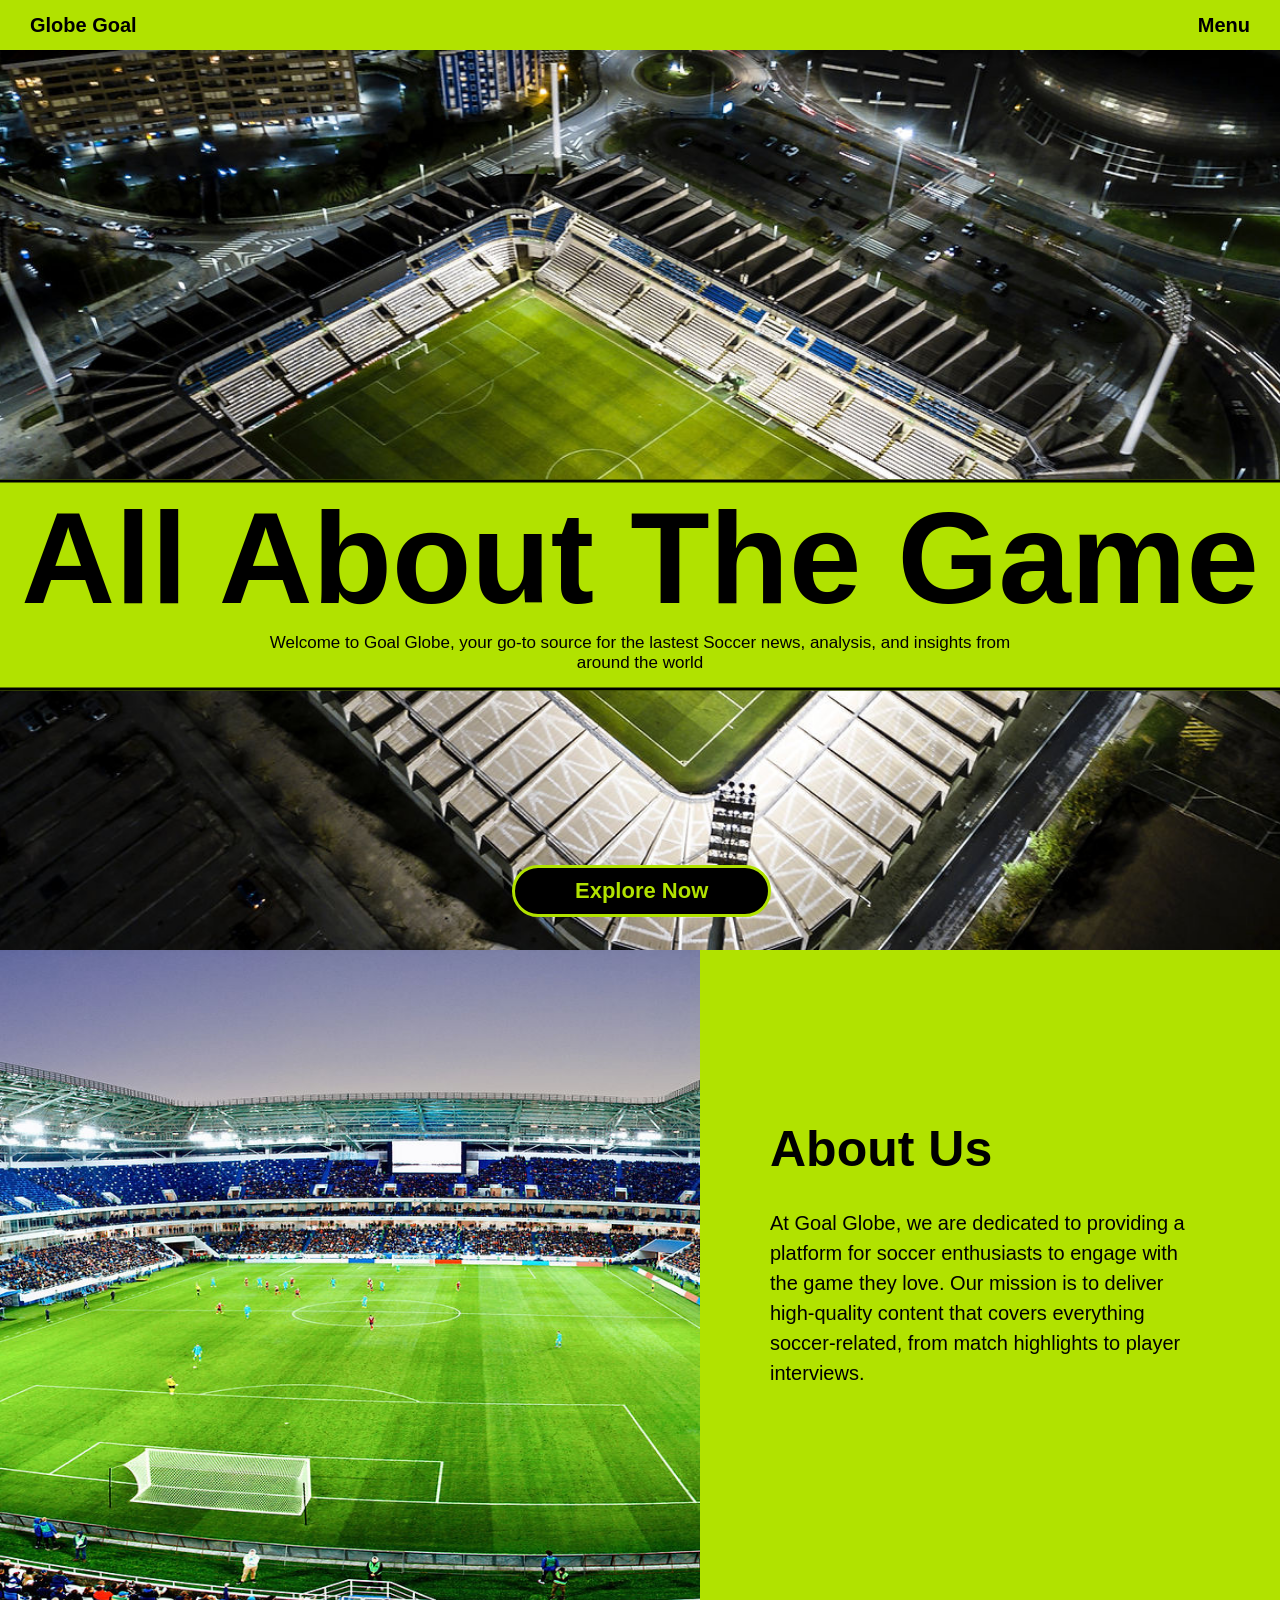
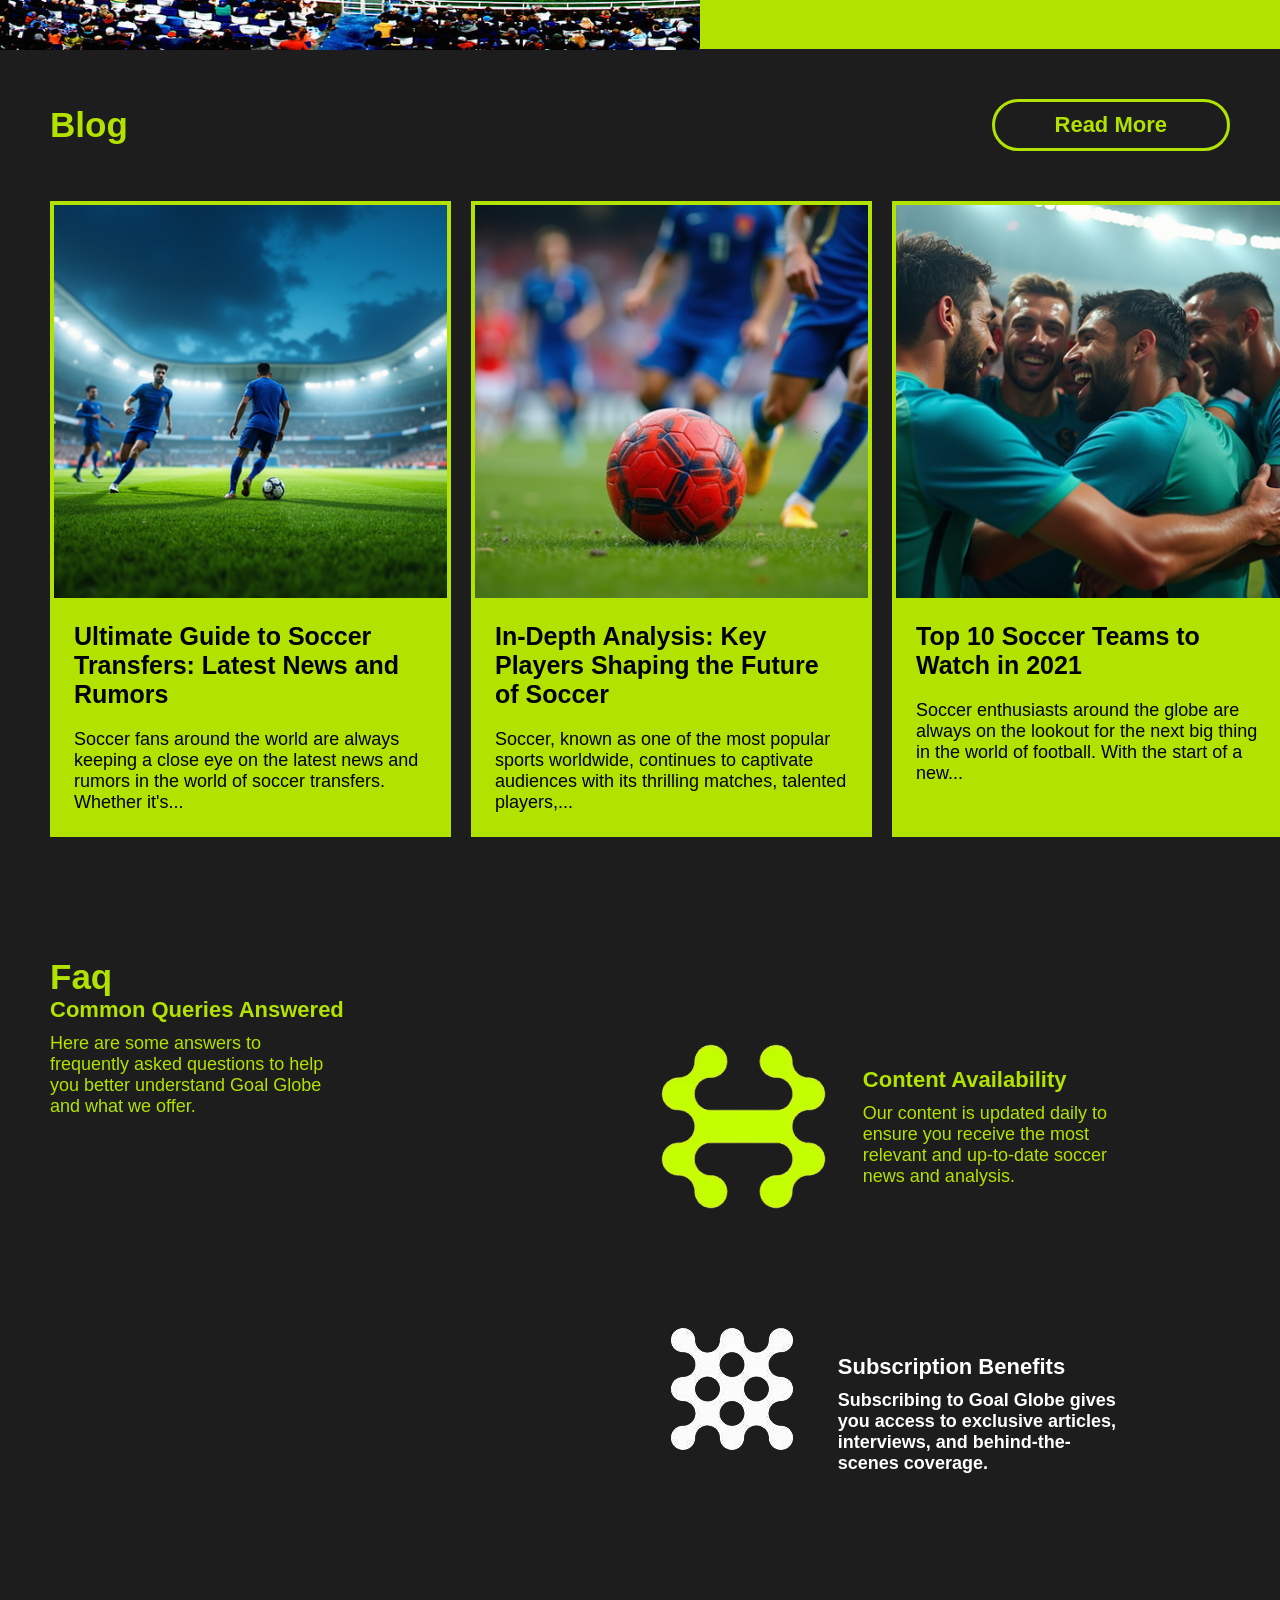
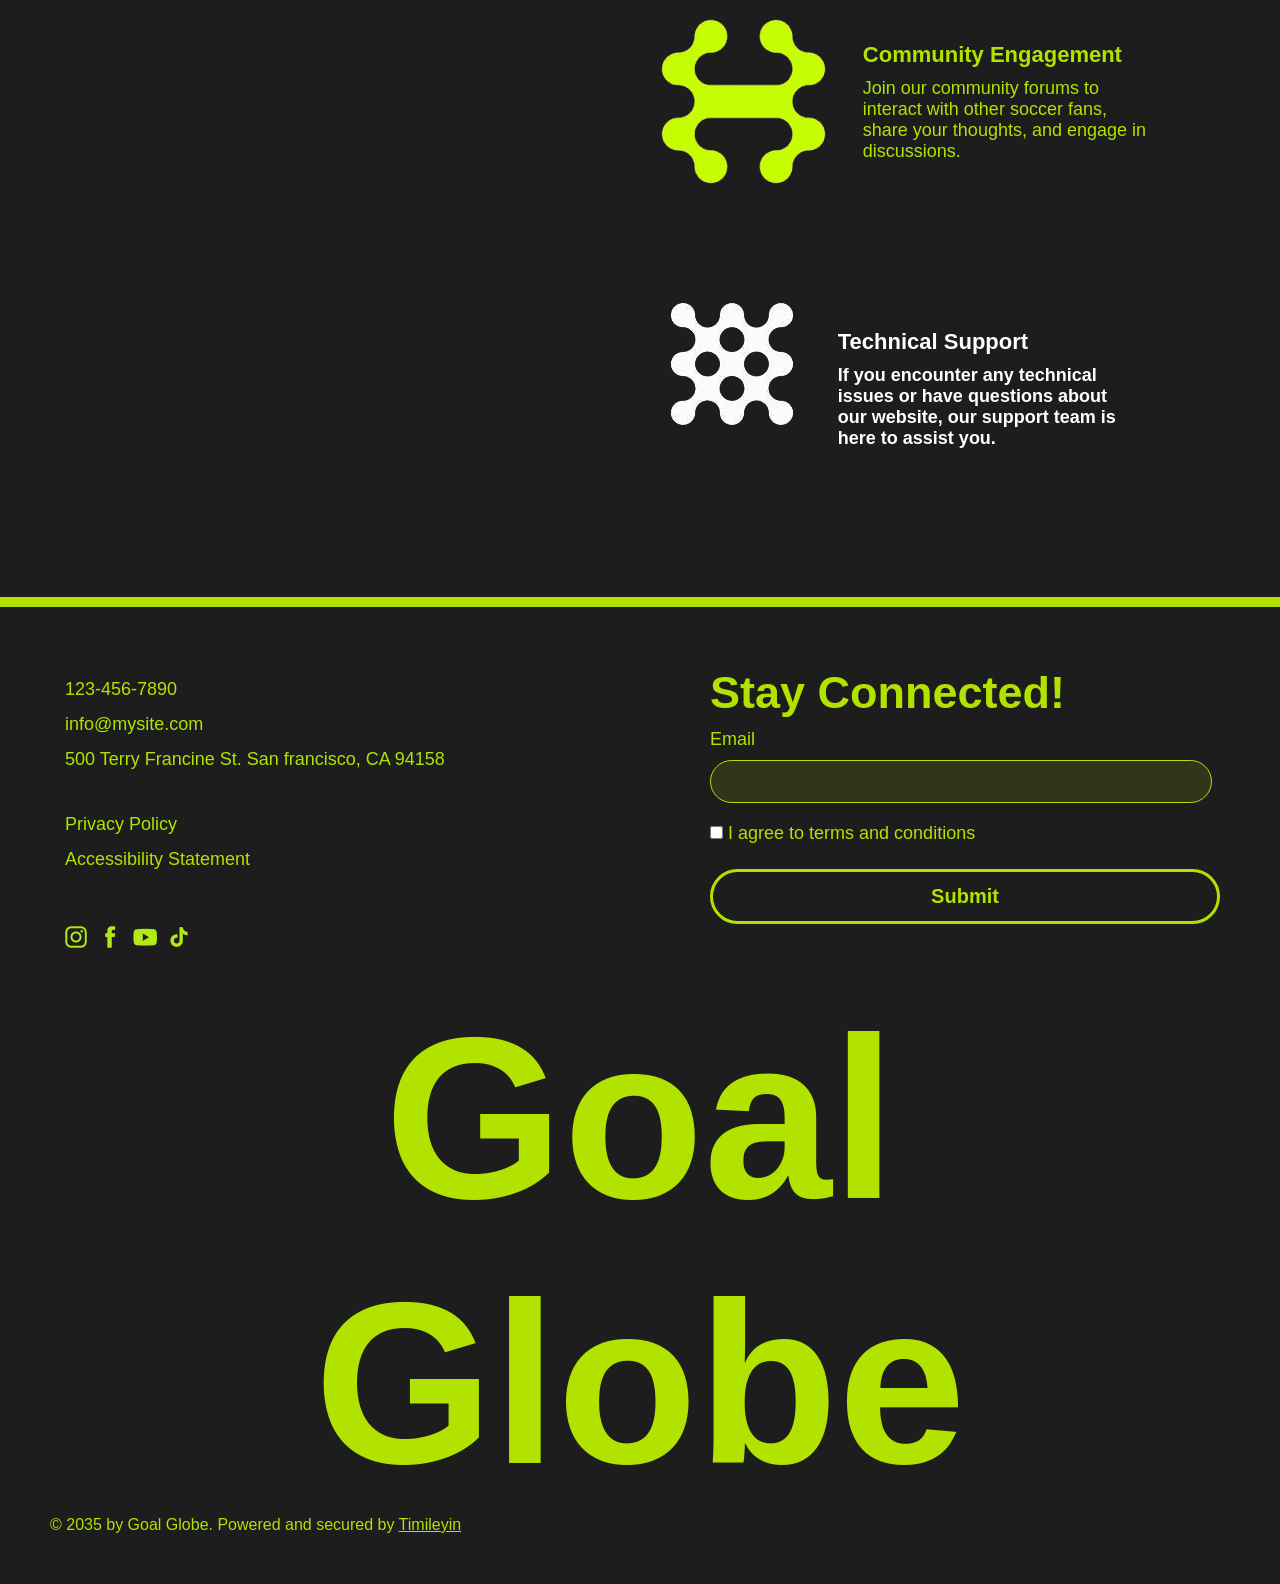
<file: index.html>
<!DOCTYPE html>
<html lang="en">
<head>
  <meta charset="UTF-8">
  <meta name="viewport" content="width=device-width, initial-scale=1.0">
  <title>Soccer Blog</title>
  <link rel="stylesheet" href="styles/style.css">
</head>
<style> 

</style>
<body>
  <nav>
    <ul class="sidebar">
      <li onclick="hideSidebar()"><a href="#">
        <img style="margin-left: 180px; width: 40px;" src="Images/close.png" alt="">
      </a></li>
      <li>
        <a href="index.html" class="nav-link">Home</a>
      </li>
      <li>
        <a href="about.html" class="nav-link">About</a>
      </li>
      <li>
        <a href="blog.html" class="nav-link">Blog</a>
      </li>
      <li>
        <a href="contact.html" class="nav-link">Contact</a>
      </li>
    </ul>
    <ul>
      <li><a href="index.html">
        <h2>Globe Goal</h2>
      </a></li>
      <!-- <li><a href="#">Home</a></li>
      <li><a href="#">About</a></li>
      <li><a href="#">Blog</a></li> -->
      <li onclick="showSidebar()" class="hideOnMobile"><a href="#">
        <h2>Menu</h2>
      </a></li>
      <li class="menu-button" onclick="showSidebar()" ><a href="#">
        <img src="Images/menu.png" alt="">
      </a></li>
    </ul>
  </nav>

  <div class="header-background">
    <div class="header-content">
      <h1>
        All About The Game
      </h1>
      <p>
        Welcome to Goal Globe, your go-to source for the lastest Soccer
        news, analysis, and insights from <br> around the world
      </p>
      </div> 
      <a href="blog.html">
        <button class="explore-btn">
          Explore Now
        </button>          
      </a>   
    </div>      
  </div>    

  <section>
    <div class="container-about">
      <div class="right-container-about">
        <img src="Images/post.jpeg" alt=""> 
      </div>
      <div class="left-container-about">
        <h3>
          About Us
        </h3>
        <p>
          At Goal Globe, we are dedicated to providing a platform for
           soccer enthusiasts to engage with the game they love. 
           Our mission is to deliver high-quality content that covers
           everything soccer-related, from match highlights to player interviews.
        </p>
      </div>
    </div>    
  </section>

  <section>
    <div class="blog-container">
      <div class="blog-header">
        <h2>
          Blog
        </h2>
        <a href="blog.html">
          <button>
            Read More
          </button>
        </a>
      </div>

      <div class="blog-card">
        <div class="card-content">
          <img src="Images/player-ball.webp" alt="">
        
          <a href="01-post.html">
            <h4>
              Ultimate Guide to Soccer Transfers: 
              Latest News and Rumors
            </h4>
            <p>
              Soccer fans around the world are always keeping a close 
              eye on the latest news and rumors in the world of soccer
              transfers. Whether it's... <!--a star player moving to a new club
              or a young talent being scouted by top teams, the transfer 
              market never fails to generate excitement and speculation.
            </p> -->
          </a>
        </div>        
         
        <div class="card-content">
          <img src="Images/ball.webp" alt="">

          <a href="02-post.html">
            <h4>
              In-Depth Analysis: 
              Key Players Shaping the Future of Soccer
            </h4>
            <p>
              Soccer, known as one of the most popular sports 
              worldwide, continues to captivate audiences with 
              its thrilling matches, talented players,... <!-- and 
              dedicated fans. As the sport evolves, key 
              players have emerged, shaping the future of 
              soccer in remarkable ways. In this in-depth 
              analysis, we delve into the individuals who are 
              making significant contributions to the game's 
              growth and evolution.-->
            </p>
          </a>          
        </div>
        <div class="card-content">
          <img src="Images/players.webp" alt="">
          <a href="03-post.html">
            <h4>
              Top 10 Soccer Teams to Watch in 2021
            </h4>
            <p>
              Soccer enthusiasts around the globe are always 
              on the lookout for the next big thing in the 
              world of football. With the start of a new... <!--year, 
              it's the perfect time to take a closer look at 
              some of the top soccer teams that are poised to 
              make waves in 2021. From legendary clubs with a 
              rich history to up-and-coming teams with a 
              promising future, the upcoming year is sure to 
              be an exciting one for fans everywhere.-->
            </p>
          </a>          
        </div>  
      </div>

      <div class="query-container">
        <h3>
          Faq
        </h3>
        <div class="query-content">
          <div class="right-query">
            <h4>
              Common Queries Answered
            </h4>
            <p>
              Here are some answers to frequently asked questions
              to help you better understand Goal Globe and what 
              we offer.
            </p>
          </div>

          <div class="left-query-grid">  
            <div class="left-query-contents">
              <img class="abstract" src="Images/abstract.png" alt="">           
              <div class="left-query-flex">               
                  <h4>
                    Content Availability
                  </h4>                   
                <p>
                  Our content is updated daily to ensure you 
                  receive the most relevant and up-to-date 
                  soccer news and analysis.
                </p>
              </div>              
            </div>

            <div class="left-query-contents fadeUp">
              <img style="margin-bottom: 50px;" class="abstract" src="Images/OIP.png" alt="">           
              <div class="left-query-flex">               
                  <h4 style="color: white;">
                    Subscription Benefits
                  </h4>                   
                <p style="color: white; font-weight: bold;">
                  Subscribing to Goal Globe gives you access 
                  to exclusive articles, interviews, and 
                  behind-the-scenes coverage.
                </p>
              </div>               
            </div>

            <div class="left-query-contents fadeUp">
              <img class="abstract" src="Images/abstract.png" alt="">           
              <div class="left-query-flex">               
                <h4>
                  Community Engagement
                </h4>                   
                <p>
                  Join our community forums to interact with other soccer 
                  fans, share your thoughts, and engage in discussions.
                </p>
              </div>
            </div>

            <div class="left-query-contents fadeUp">
              <img style="margin-bottom: 50px;" class="abstract" src="Images/OIP.png" alt="">           
              <div class="left-query-flex">               
                <h4 style="color: white;">
                  Technical Support
                </h4>                   
                <p style="color: white; font-weight: bold;">
                  If you encounter any technical issues or have questions 
                  about our website, our support team is here to assist you.
                </p>
              </div>
            </div>
          </div>          
        </div>
      </div>
    </div>    
  </section>

  <footer>
    <div class="footer-div">
      <div class="footer-flex">
        <div class="left-footer-flex">
          <ul>
            <li>123-456-7890</li>
            <a href="#">
              <li>
                info@mysite.com
              </li>
            </a>
            <li>
              500 Terry Francine St. San francisco, CA 94158
            </li>
          </ul>

          <div class="list">
            <ul>
              <a href="#">
                <li>
                  Privacy Policy
                </li>
              </a>

              <a href="#">
                <li>
                  Accessibility Statement
                </li>
              </a>
            </ul>
          </div>

          <div class="social-container">
            <a href="#">
              <img src="Images/Instagram.png" alt="">
            </a>
            <a href="#">
              <img src="Images/Facebook.png" alt="">
            </a>
            <a href="#">
              <img src="Images/YouTube.png" alt="">
            </a>
            <a href="#">
              <img src="Images/TikTok.png" alt="">
            </a>
          </div>
        </div>

        <div class="right-footer-flex">
          <h2>
            Stay Connected!
          </h2>

          <form>
            <label for="Email">
              Email
            </label><br>
            <input type="email" name="Email" class="form-email" required=""><br>

            <input type="checkbox" value="Javascript" class="checkbox">
            <label for="Javascript"> 
              I agree to terms and conditions
            </label><br>

            <input type="submit" 
              value="Submit" class="submit-form">
          </form>
        </div>
      </div>

      <div class="footer-logo">
      <a href="index.html">
        <h1>
          Goal Globe
        </h1>
      </a>
    </div>

    <p>
      © 2035 by Goal Globe. Powered and secured by <Span style="text-decoration: underline;">
        <a href="#">
          Timileyin
        </a>
      </Span>
    </p>
    </div>    
  </footer>
  

  
  <script>
    function showSidebar() {
      const sidebar = document.querySelector('.sidebar')
      sidebar.style.display='flex'
    }
    function hideSidebar() {
      const sidebar = document.querySelector('.sidebar')
      sidebar.style.display='none'
    }

    // const paragraphs = document.querySelectorAll(".fadeUp")

    // document.addEventListener("scroll", function(){
    //   paragraphs.forEach(paragraph) => {
    //     if(isInView(paragraph)){
    //       paragraph.classList.add("fadeUp--visible")
    //     }
    //   }
    // })

    function isInView(element) {
      const rect = element.getBoundingClientReact(); 
      return (
        rect.bottom > 0 &&
        rect.top <arguments
          (window.innerHeight-150 || document.documentElement.
            clientHeight - 150)
    
      );
    }

    const navLinks = document.querySelectorAll('.nav-link');
    let currentPage = window.location.pathname.split('/').pop();
    if (currentPage === '') {
      currentPage = 'index.html';
    }
    navLinks.forEach(link => {
      const linkPage = link.getAttribute('href');

      if (linkPage === currentPage) {
        link.classList.add('active');
      }
    });    
    
  </script>
</body>
</html>
</file>
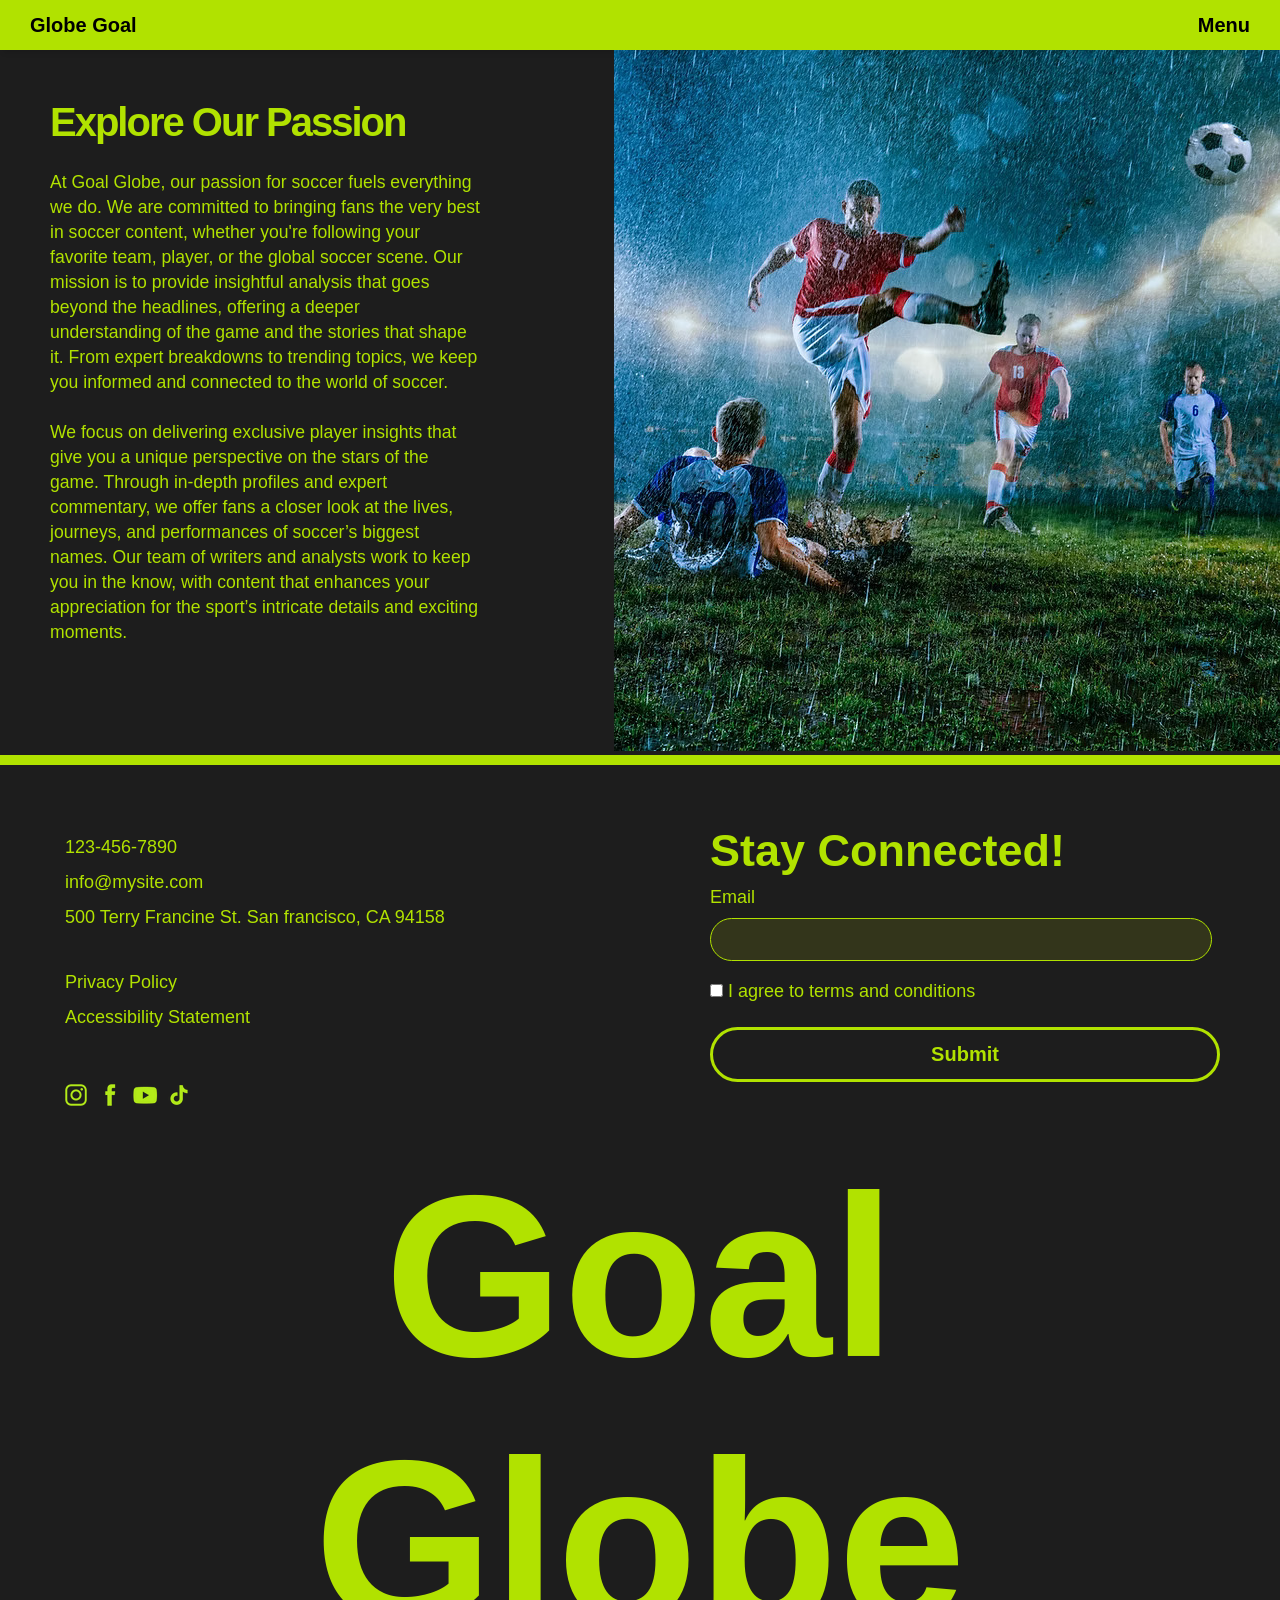
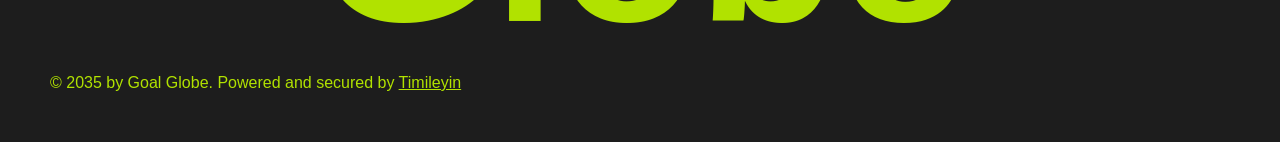
<file: about.html>
<!DOCTYPE html>
<html lang="en">
<head>
  <meta charset="UTF-8">
  <meta name="viewport" content="width=device-width, initial-scale=1.0">
  <title></title>
  <!-- <link rel="stylesheet" href="styles/style.css"> -->
</head>
<style> 
*{
  padding: 0;
  margin: 0;
}
   
body {
  min-height: 100vh;
  background-color: rgb(177, 226, 0);
  color: rgb(177, 226, 0);
  margin-bottom: 0;
  font-family: 'Segoe UI', Tahoma, Geneva, Verdana, sans-serif;
}

/* NAV STYLE */

nav {
  background-color: rgb(177, 226, 0);
  box-shadow: 3px 3px 5px rgba(0, 0, 0, 0.1);  
  position: fixed;
  top: 0;
  width: 100%;
  overflow: hidden;
  z-index: 1000;
}

nav h2 {
  font-size: 20px;
}

nav ul {
  width: 100%;
  list-style: none;
  display: flex;
  justify-content: flex-end;
  align-items: center;
}

nav li {
  height: 50px;
}

nav a {
  height: 100%;
  padding: 0 30px;
  text-decoration: none;
  display: flex;
  align-items: center;
  color: black;
}

nav li:first-child {
  margin-right: auto;
} 

.nav-link.active {
  opacity: 0.3;
}

.sidebar {
  position: fixed;
  top: 0;
  right: 0;
  height: 100vh;
  width: 350px;
  z-index: 999; 
  background-color: rgb(29, 29, 29);
  /* backdrop-filter: blur(10px); */
  box-shadow: -10px 0 10px rgba(0, 0, 0, 0.1);
  display: none;
  flex-direction: column;
  align-items: flex-start;
  justify-content: flex-start;
} 

.sidebar li {
  width: 100%;
  font-size: 50px;
  font-weight: bold;
  margin: 25px;
  margin-left: 50px;
}

.sidebar a {
  width: 100%;
  color: #b1e200;
}

.menu-button {
  display: none;
}

/* ABOUT STYLE */
.about-container {
  background-color: rgb(29, 29, 29);
  display: flex;
  justify-content: space-between;  
  margin-top: 50px;
}

.left-about-flex {
  padding: 50px;
}

.left-about-flex h3 {
  font-size: 40px;
  font-weight: bold;
  letter-spacing: -2px;
}

.left-about-flex p {
  margin: 25px;
  margin-left: 0;
  font-size: 17.6px;
  width: 430px;
  line-height: 25px;
}

/* FOOTER STYLING */

.footer-div {
  margin-top: 10px;
  background-color: rgb(29, 29, 29);
  color: rgb(177, 226, 0);
  padding: 50px;
}

.footer-flex {
  display: flex;
  justify-content: space-between;
}

.footer-div ul {
  list-style: none;
  padding: 15px;
  line-height: 35px;
  font-size: 18px;
}

.footer-div a {
  text-decoration: none;
  color: rgb(177, 226, 0);
}

.left-footer-flex .social-container{
  margin: 30px 11px;
}

.right-footer-flex h2 {
  padding-bottom: 10px;
  font-size: 45px;
  font-family: Arial, Helvetica, sans-serif;
}

.right-footer-flex {
  padding: 10px;
  
}

.right-footer-flex form {
  font-size: 18px;
}

.right-footer-flex input{
  margin-bottom: 10px;
}

.right-footer-flex .form-email {
  background-color: rgb(51, 53, 27);
  border: 1px solid rgb(177, 226, 0);
  padding: 10px;
  width: 480px;
  color: #b1e200;
  font-size: 18px;
  border-radius: 30px;
  margin-top: 10px;
  margin-bottom: 20px;  
}

.right-footer-flex .form-email:hover {
  background-color: rgb(68, 71, 36);
}

.submit-form {
  background-color: rgb(29, 29, 29);
  border: 3px solid rgb(177, 226, 0);
  padding: 13px;
  width: 510px;
  border-radius: 30px;
  color: rgb(177, 226, 0);
  font-size: 20px;
  font-weight: bold;
  margin-top: 20px;
  cursor: pointer;
  transition: background-color 0.9;
}

.submit-form:hover {
  background-color: rgb(177, 226, 0);
  color: black;
  /* font-weight: 900; */
  font-size: 20px;
}

.footer-logo {
  font-size: 115px;
  text-align: center;
}

/* MEDIA SCREEN */
@media(max-width: 820px) {
  .hideOnMobile {
    display: none;
  }
  .menu-button {
    display: block;
  }
  .header-background {
    width: 100%;
  }

  .sidebar {
    width: 100%;
  }

  .nav-link.active {
    opacity: 0.4;
  }

  .about-container {
    width: 100%;
    display: flex;
    flex-direction: column-reverse;
  }

  .right-about-flex img {
    width: 100%;
    height: 50vh;
  }

  .left-about-flex {
    padding: 30px;
  }

  .left-about-flex h3 {
    font-size: 30px;
  }

  .left-about-flex p {
    font-size: 16px;
    margin-top: 10px;
    width: 100%;
  }

  .footer-flex {
    flex-direction: column;
    justify-content: space-between;
  }

  .right-footer-flex,
  .left-footer-flex {
    width: 85%;
  }

  .left-footer-flex ul,
  .list,
  .social-container{
    margin-bottom: -25px;
    font-weight: 500;

  }

  .footer-flex li {
    font-size: 17px;
  }

  .footer-flex h2 {
    font-size: 32px;
  }

  .submit-form,
  .right-footer-flex .form-email  {
    width: 300px;
    margin-bottom: 0;
  }

  .footer-logo {
    font-size: 20px;
    text-align: center;
    margin-top: 2px;
    margin-bottom: 5px;
  }

} 

@media(max-width: 400px) {
  .sidebar {
    width: 100%;
  }

  .submit-form,
  .right-footer-flex .form-email  {
    width: 270px;
    margin-bottom: 0;
  }
}

@media(max-width: 1024px) {
  body {
    width: 100%;
  }

  /* .hideOnMobile {
    display: flex;
  } */
  /* .menu-button {
    display: flex;
  } */

  .about-container {
    width: 100%;
    display: flex;  
  }

}


</style>
<body>
  <nav>
    <ul class="sidebar">
      <li onclick="hideSidebar()"><a href="#">
        <img style="margin-left: 180px; width: 40px;" src="Images/close.png" alt="">
      </a></li>
      <li><a href="index.html" class="nav-link">Home</a></li>
      <li><a href="about.html" class="nav-link">About</a></li>
      <li><a href="blog.html" class="nav-link">Blog</a></li>
      <li><a href="contact.html" class="nav-link">Contact</a></li>
    </ul>
    <ul>
      <li><a href="index.html">
        <h2>Globe Goal</h2>
      </a></li>
      <!-- <li><a href="#">Home</a></li>
      <li><a href="#">About</a></li>
      <li><a href="#">Blog</a></li> -->
      <li onclick="showSidebar()" class="hideOnMobile"><a href="#">
        <h2>Menu</h2>
      </a></li>
      <li class="menu-button" onclick="showSidebar()" ><a href="#">
        <img src="Images/menu.png" alt="">
      </a></li>
    </ul>
  </nav>

  <section>
    <div class="about-container">
      <div class="left-about-flex">
        <h3>
          Explore Our Passion
        </h3>

        <p>
          At Goal Globe, our passion for soccer fuels everything we do. 
          We are committed to bringing fans the very best in soccer content, 
          whether you're following your favorite team, player, or the global 
          soccer scene. Our mission is to provide insightful analysis that goes 
          beyond the headlines, offering a deeper <br> understanding of the game and 
          the stories that shape it. From expert breakdowns to trending topics, 
          we keep you informed and connected to the world of soccer.
        </p>
        <p>
          We focus on delivering exclusive player insights that give you a unique 
          perspective on the stars of the game. Through in-depth profiles and expert 
          commentary, we offer fans a closer look at the lives, journeys, and performances 
          of soccer’s biggest names. Our team of writers and analysts work to keep you in 
          the know, with content that enhances your appreciation for the sport’s intricate 
          details and exciting moments.
        </p>
      </div>
      <div class="right-about-flex">
        <img src="Images/about-img.jpg" alt="">
      </div>
    </div>
  </section>

  <footer>
    <div class="footer-div">
      <div class="footer-flex">
        <div class="left-footer-flex">
          <ul>
            <li>123-456-7890</li>
            <a href="#">
              <li>
                info@mysite.com
              </li>
            </a>
            <li>
              500 Terry Francine St. San francisco, CA 94158
            </li>
          </ul>

          <div class="list">
            <ul>
              <a href="#">
                <li>
                  Privacy Policy
                </li>
              </a>

              <a href="#">
                <li>
                  Accessibility Statement
                </li>
              </a>
            </ul>
          </div>

          <div class="social-container">
            <a href="#">
              <img src="Images/Instagram.png" alt="">
            </a>
            <a href="#">
              <img src="Images/Facebook.png" alt="">
            </a>
            <a href="#">
              <img src="Images/YouTube.png" alt="">
            </a>
            <a href="#">
              <img src="Images/TikTok.png" alt="">
            </a>
          </div>
        </div>

        <div class="right-footer-flex">
          <h2>
            Stay Connected!
          </h2>

          <form>
            <label for="Email">
              Email
            </label><br>
            <input type="email" name="Email" class="form-email"><br>

            <input type="checkbox" value="Javascript" class="checkbox">
            <label for="Javascript"> 
              I agree to terms and conditions
            </label><br>

            <input type="submit" 
              value="Submit" class="submit-form">
          </form>
        </div>
      </div>

      <div class="footer-logo">
      <a href="index.html">
        <h1>
          Goal Globe
        </h1>
      </a>
    </div>

    <p>
      © 2035 by Goal Globe. Powered and secured by <Span style="text-decoration: underline;">
        <a href="#">
          Timileyin
        </a>
      </Span>
    </p>
    </div>    
  </footer>
  
  <script>
    function showSidebar() {
      const sidebar = document.querySelector('.sidebar')
      sidebar.style.display='flex'
    }
    function hideSidebar() {
      const sidebar = document.querySelector('.sidebar')
      sidebar.style.display='none'
    }

    const navLinks = document.querySelectorAll('.nav-link');
    let currentPage = window.location.pathname.split('/').pop();
    if (currentPage === '') {
      currentPage = 'index.html';
    }
    navLinks.forEach(link => {
      const linkPage = link.getAttribute('href');

      if (linkPage === currentPage) {
        link.classList.add('active');
      }
    });
    
  </script>  
</body>
</html>
</file>
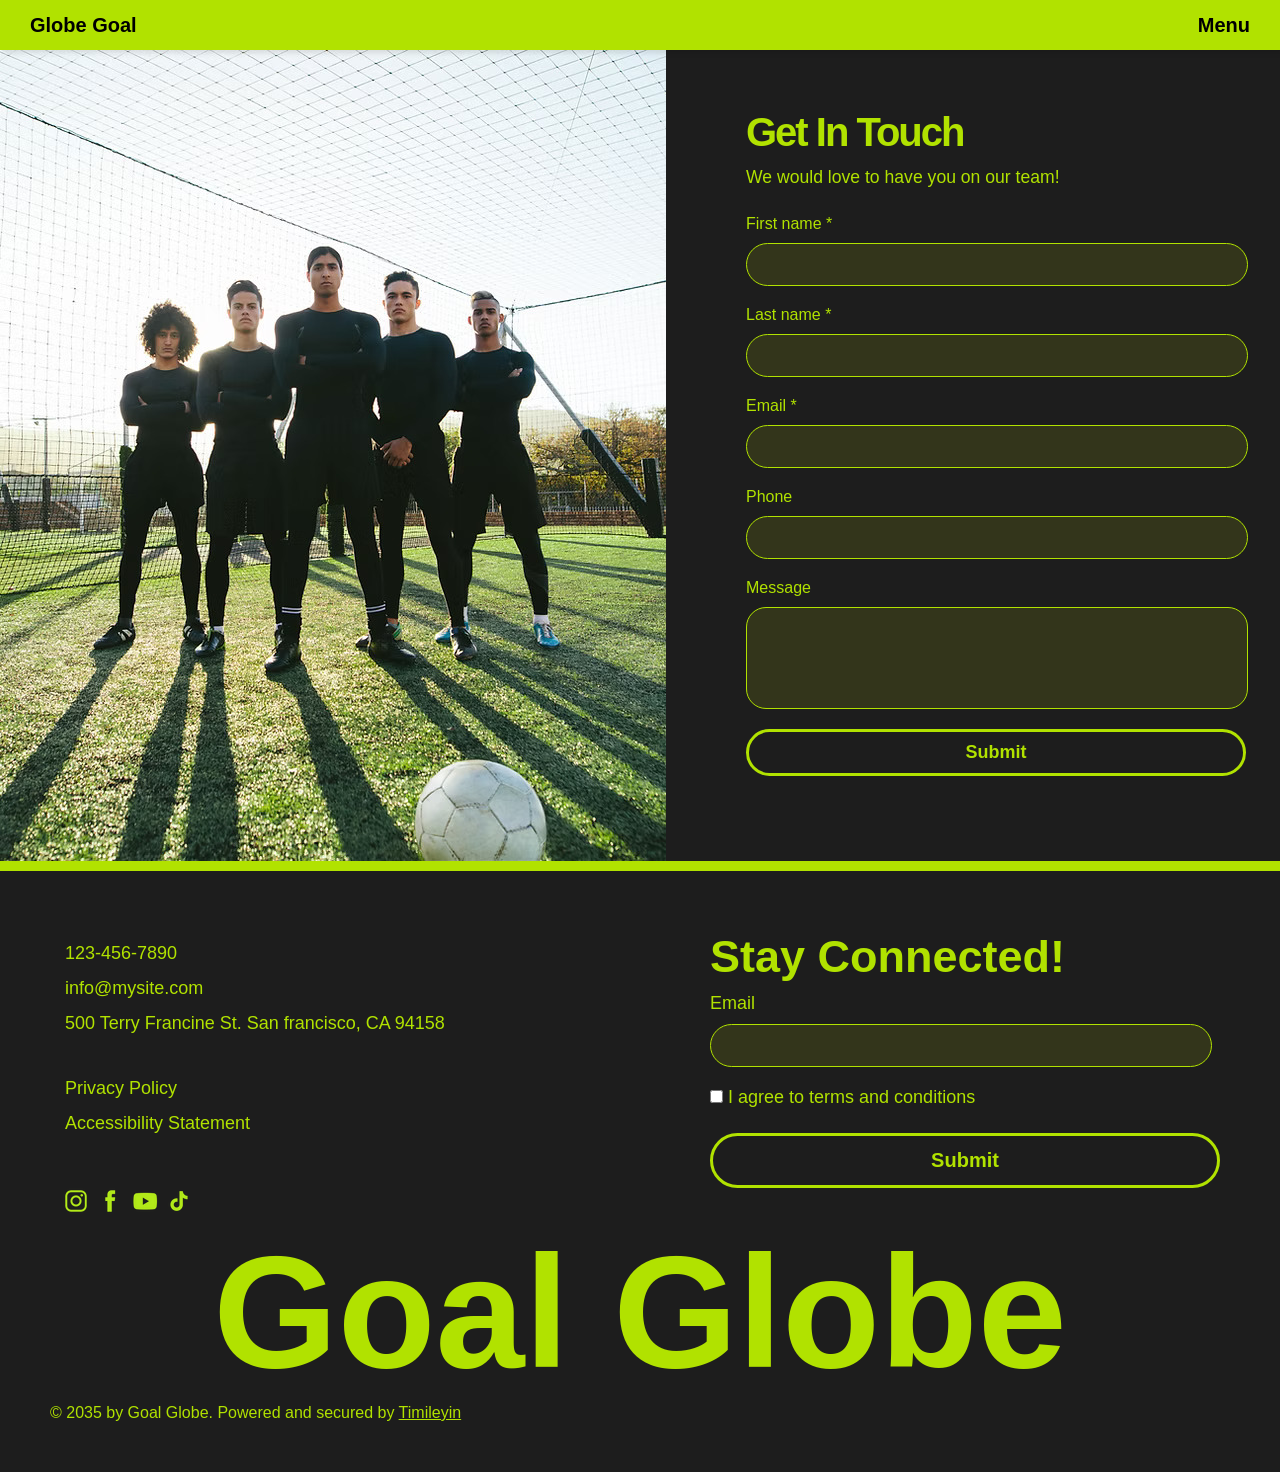
<file: contact.html>
<!DOCTYPE html>
<html lang="en">
<head>
  <meta charset="UTF-8">
  <meta name="viewport" content="width=device-width, initial-scale=1.0">
  <title></title>
  <!-- <link rel="stylesheet" href="styles/style.css"> -->
</head>
<style> 
*{
  padding: 0;
  margin: 0;
}
   
body {
  min-height: 100vh;
  background-color: rgb(177, 226, 0);
  color: rgb(177, 226, 0);
  margin-bottom: 0;
  font-family: 'Segoe UI', Tahoma, Geneva, Verdana, sans-serif;
}

nav {
  background-color: rgb(177, 226, 0);
  box-shadow: 3px 3px 5px rgba(0, 0, 0, 0.1);  
  position: fixed;
  top: 0;
  width: 100%;
  overflow: hidden;
  z-index: 1000;  
}

nav h2 {
  font-size: 20px;
}

nav ul {
  width: 100%;
  list-style: none;
  display: flex;
  justify-content: flex-end;
  align-items: center;
}

nav li {
  height: 50px;
}

nav a {
  height: 100%;
  padding: 0 30px;
  text-decoration: none;
  display: flex;
  align-items: center;
  color: black;
}

nav li:first-child {
  margin-right: auto;
} 

.nav-link.active {
  opacity: 0.3;
}

.sidebar {
  position: fixed;
  top: 0;
  right: 0;
  height: 100vh;
  width: 350px;
  z-index: 999; 
  background-color: rgb(29, 29, 29);
  /* backdrop-filter: blur(10px); */
  box-shadow: -10px 0 10px rgba(0, 0, 0, 0.1);
  display: none;
  flex-direction: column;
  align-items: flex-start;
  justify-content: flex-start;
} 

.sidebar li {
  width: 100%;
  font-size: 50px;
  font-weight: bold;
  margin: 25px;
  margin-left: 50px;
}

.sidebar a {
  width: 100%;
  color: #b1e200;
}

.menu-button {
  display: none;
}

.contact-container {
  background-color: rgb(29, 29, 29);
  display: flex;
  /* justify-content: space-between;   */
  margin-top: 50px;
}

.left-contact-flex {
  margin-bottom: -4px;
}

.right-contact-flex {
  padding: 60px 80px;
  padding-bottom: 0;
}

.right-contact-flex h3 {
  font-size: 40px;
  font-weight: bold;
  letter-spacing: -2px;
}

.right-contact-flex p {
  margin: 10px 10px 25px 0; 
  font-size: 17.6px;
  /* width: 430px; */
  line-height: 25px;
}

.right-contact-flex form {
  margin-bottom: 20px;
}

.right-contact-flex form {
  font-size: 16px;
}

.right-contact-flex input{
  margin-bottom: 10px;
}

.right-contact-flex input {
  background-color: rgb(51, 53, 27);
  border: 1px solid rgb(177, 226, 0);
  padding: 10px;
  width: 480px;
  border-radius: 30px;
  margin-top: 10px;
  margin-bottom: 20px;  
  color: #b1e200;
  font-size: 18px;
}

.right-contact-flex input:hover {
  background-color: rgb(68, 71, 36);
}

.right-contact-flex .message {
  background-color: rgb(51, 53, 27);
  border: 1px solid rgb(177, 226, 0);
  padding: 10px;
  width: 480px;
  height: 80px;
  border-radius: 20px;
  margin-top: 10px;
  margin-bottom: 0;  
}

.right-contact-flex .submit {
  background-color: rgb(29, 29, 29);
  border: 3px solid rgb(177, 226, 0);
  /* padding: 13px; */
  width: 500px;
  border-radius: 30px;
  color: rgb(177, 226, 0);
  font-size: 18px;
  font-weight: bold;
  margin-top: 20px;
  cursor: pointer;
  transition: background-color, color 1s;
}

.right-contact-flex .submit:hover {
  background-color: rgb(177, 226, 0);
  color: black;
  font-weight: bold;
  font-size: 18px;
}

.footer-div {
  margin-top: 10px;
  background-color: rgb(29, 29, 29);
  color: rgb(177, 226, 0);
  padding: 50px;
}

.footer-flex {
  display: flex;
  justify-content: space-between;
}

.footer-div ul {
  list-style: none;
  padding: 15px;
  line-height: 35px;
  font-size: 18px;
}

.footer-div a {
  text-decoration: none;
  color: rgb(177, 226, 0);
}

.left-footer-flex .social-container{
  margin: 30px 11px;
}

.right-footer-flex h2 {
  padding-bottom: 10px;
  font-size: 45px;
  font-family: Arial, Helvetica, sans-serif;
}

.right-footer-flex {
  padding: 10px;
  
}

.right-footer-flex form {
  font-size: 18px;
}

.right-footer-flex input{
  margin-bottom: 10px;
}

.right-footer-flex .form-email {
  background-color: rgb(51, 53, 27);
  border: 1px solid rgb(177, 226, 0);
  padding: 10px;
  width: 480px;
  border-radius: 30px;
  margin-top: 10px;
  margin-bottom: 20px;  
  color: #b1e200;
  font-size: 18px;
}

.right-footer-flex .form-email:hover {
  background-color: rgb(68, 71, 36);
}

.submit-form {
  background-color: rgb(29, 29, 29);
  border: 3px solid rgb(177, 226, 0);
  padding: 13px;
  width: 510px;
  border-radius: 30px;
  color: rgb(177, 226, 0);
  font-size: 20px;
  font-weight: bold;
  margin-top: 20px;
  cursor: pointer;
  transition: background-color 0.9;
}

.submit-form:hover {
  background-color: rgb(177, 226, 0);
  color: black;
  /* font-weight: 900; */
  font-size: 20px;
}

.footer-logo {
  font-size: 80px;
  text-align: center;
  margin-top: -30px;
}

/* MEDIA SCREEN */
@media(max-width: 800px) {
  .hideOnMobile {
    display: none;
  }
  .menu-button {
    display: block;
    /* margin-left: 60px; */
  }
  
  .sidebar {
    width: 100%;
  }
  
  .nav-link.active {
    opacity: 0.4;
  }

  html,body {
    overflow-x: hidden;
  }
  
  .contact-container {
    flex-direction: column;
    align-items: center;
    /* padding: 40px; */
  }

  .left-contact-flex,
  .right-contact-flex {
    flex: 1;
  }

  .left-contact-flex img{
    width: 100%;
  }

  .right-contact-flex {
    width: 100%;
    padding: 15px;    
    place-items: center;
    margin: auto;
  }

  .right-contact-flex input,
  .right-contact-flex .message,
  .right-contact-flex .submit {
    width: 330px;
  }

  .footer-flex {
    flex-direction: column;
    justify-content: space-between;
  }

  .right-footer-flex,
  .left-footer-flex {
    width: 85%;
  }

  .left-footer-flex ul,
  .list,
  .social-container{
    margin-bottom: -25px;
    font-weight: 500;

  }

  .footer-flex li {
    font-size: 17px;
  }

  .footer-flex h2 {
    font-size: 32px;
  }

  .submit-form,
  .right-footer-flex .form-email  {
    width: 300px;
    margin-bottom: 0;
  }

  .footer-logo {
    font-size: 20px;
    text-align: center;
    margin-top: 2px;
    margin-bottom: 5px;
  }

} 

/* @media (min-width: 1024px) {
  .right-contact-flex h3 {
    font-size: 48px;
  }

  .footer-logo {
    font-size: 120px;
  }
}

nav a {
  text-decoration: none;
  color: #222;
  padding: 8px 14px;
  display: inline-block;
}

.sidebar .nav-link {
  width: 100%;
}


.nav-link.active {
  color: #fff;
  background-color: #007bff;
  border-radius: 6px;
}


.nav-link:hover {
  background-color: rgba(0, 123, 255, 0.15);
}


.nav-link.active:hover {
  background-color: #007bff;
} */

</style>
<body>
  <nav>
    <ul class="sidebar">
      <li onclick="hideSidebar()"><a href="#">
        <img style="margin-left: 180px; width: 40px;" src="Images/close.png" alt="">
      </a></li>
      <li><a href="index.html" class="nav-link">Home</a></li>
      <li><a href="about.html" class="nav-link">About</a></li>
      <li><a href="blog.html" class="nav-link">Blog</a></li>
      <li><a href="contact.html" class="nav-link">Contact</a></li>
    </ul>
    <ul>
      <li><a href="index.html">
        <h2>Globe Goal</h2>
      </a></li>
      <!-- <li><a href="#">Home</a></li>
      <li><a href="#">About</a></li>
      <li><a href="#">Blog</a></li> -->
      <li onclick="showSidebar()" class="hideOnMobile"><a href="#">
        <h2>Menu</h2>
      </a></li>
      <li class="menu-button" onclick="showSidebar()" ><a href="#">
        <img src="Images/menu.png" alt="">
      </a></li>
    </ul>
  </nav>

  <section>
    <div class="contact-container">
      <div class="left-contact-flex">
        <img src="Images/contact-img.jpg" alt="">        
      </div>
      <div class="right-contact-flex">
        <h3>          
          Get In Touch
        </h3>
        <p>
          We would love to have you on our team!
        </p>

        <form>
          <label for="fname">
            First name *
          </label><br>
          <input type="text" required=""><br>

          <label for="Lname">
            Last name *
          </label><br>
          <input type="text" required=""><br>

          <label for="Email">
            Email *
          </label><br>
          <input type="email" required=""><br>

          <label for="pnumber">
            Phone 
          </label><br>
          <input type="number" required=""><br>

          <label for="Message">
            Message
          </label><br>
          <input type="text" class="message" required=""><br>
          <input type="submit" class="submit">
        </form>
        
      </div>
    </div>
  </section>

  <footer>
    <div class="footer-div">
      <div class="footer-flex">
        <div class="left-footer-flex">
          <ul>
            <li>123-456-7890</li>
            <a href="#">
              <li>
                info@mysite.com
              </li>
            </a>
            <li>
              500 Terry Francine St. San francisco, CA 94158
            </li>
          </ul>

          <div class="list">
            <ul>
              <a href="#">
                <li>
                  Privacy Policy
                </li>
              </a>

              <a href="#">
                <li>
                  Accessibility Statement
                </li>
              </a>
            </ul>
          </div>

          <div class="social-container">
            <a href="#">
              <img src="Images/Instagram.png" alt="">
            </a>
            <a href="#">
              <img src="Images/Facebook.png" alt="">
            </a>
            <a href="#">
              <img src="Images/YouTube.png" alt="">
            </a>
            <a href="#">
              <img src="Images/TikTok.png" alt="">
            </a>
          </div>
        </div>

        <div class="right-footer-flex">
          <h2>
            Stay Connected!
          </h2>

          <form>
            <label for="Email">
              Email
            </label><br>
            <input type="email" name="Email" class="form-email"><br>

            <input type="checkbox" value="Javascript" class="checkbox">
            <label for="Javascript"> 
              I agree to terms and conditions
            </label><br>

            <input type="submit" 
              value="Submit" class="submit-form">
          </form>
        </div>
      </div>

      <div class="footer-logo">
      <a href="index.html">
        <h1>
          Goal Globe
        </h1>
      </a>
    </div>

    <p>
      © 2035 by Goal Globe. Powered and secured by <Span style="text-decoration: underline;">
        <a href="#">
          Timileyin
        </a>
      </Span>
    </p>
    </div>    
  </footer>

  <script>
    function showSidebar() {
      const sidebar = document.querySelector('.sidebar')
      sidebar.style.display='flex'
    }
    function hideSidebar() {
      const sidebar = document.querySelector('.sidebar')
      sidebar.style.display='none'
    }

    const navLinks = document.querySelectorAll('.nav-link');
    let currentPage = window.location.pathname.split('/').pop();
    if (currentPage === '') {
      currentPage = 'index.html';
    }
    navLinks.forEach(link => {
      const linkPage = link.getAttribute('href');

      if (linkPage === currentPage) {
        link.classList.add('active');
      }
    });
    
  </script>  
</body>
</html>
</file>
<file: styles/style.css>
*{
  padding: 0;
  margin: 0;
}
   
body {
  min-height: 100vh;
  background-color: rgb(177, 226, 0);
  margin-bottom: 0;
  font-family: 'Segoe UI', Tahoma, Geneva, Verdana, sans-serif;
}

/* NAV STYLE */

nav {
  background-color: rgb(177, 226, 0);
  box-shadow: 3px 3px 5px rgba(0, 0, 0, 0.1);  
  position: fixed;
  top: 0;
  width: 100%;
  overflow: hidden;
  z-index: 1000;
}

nav h2 {
  font-size: 20px;
}

nav ul {
  width: 100%;
  list-style: none;
  display: flex;
  justify-content: flex-end;
  align-items: center;
}

nav li {
  height: 50px;
}

nav a {
  height: 100%;
  padding: 0 30px;
  text-decoration: none;
  display: flex;
  align-items: center;
  color: black;
}

nav li:first-child {
  margin-right: auto;
} 

.nav-link.active {
  opacity: 0.3;
}

.sidebar {
  position: fixed;
  top: 0;
  right: 0;
  height: 100vh;
  width: 350px;
  z-index: 999; 
  background-color: rgb(29, 29, 29);
  /* backdrop-filter: blur(10px); */
  box-shadow: -10px 0 10px rgba(0, 0, 0, 0.1);
  display: none;
  flex-direction: column;
  align-items: flex-start;
  justify-content: flex-start;
} 

.sidebar li {
  width: 100%;
  font-size: 50px;
  font-weight: bold;
  margin: 25px;
  margin-left: 50px;
}

.sidebar a {
  width: 100%;
  color: #b1e200;
}

.menu-button {
  display: none;
}


/* .navbar {  
  overflow: hidden;
  position: fixed;
  top: 0;
  width: 100%;
  margin: auto;
  display: flex;
  gap: 1100px;
  padding: 20px;
  background-color: rgb(177, 226, 0);
  z-index: 1000;
}

.navbar a {
  color: black;     
  font-size: 15px;
  font-weight: bold; 
  text-decoration: none;
  position: relative;
}  */


  
.header-background {
  margin-top: 50px;
  background-image: url(../Images/stadium.jpg);
  background-repeat: no-repeat;
  background-position: center;
  background-size:  cover;
  height: 100vh;
  
  /* margin-bottom: -20px; */
  /* position: relative; */
  /* z-index: 1000; */
}

.header-content {
  position: absolute; 
  border: 3px solid black;
  background-color: rgb(177, 226, 0);
  width: 1300px;
  top: 65%;
  left: 50%;
  transform: translate(-50%, -50%);
  text-align: center; 
  padding-bottom: 15px;   
}

.header-content h1 {
  font-size: 130px;
  margin-bottom: 0;
  margin-top: 0;
}

.header-content p {
  font-size: 17px;
  text-align: center;
  margin-top: 0;
}

.header-background button {
  position: absolute;
  top: 115%;
  left: 40%;
  background-color: black;
  color: rgb(177, 226, 0);
  border: 3px solid rgb(177, 226, 0);
  border-radius: 30px;
  padding: 10px 60px;
  font-size: 22px;
  font-weight: bold;
  cursor: pointer;
  transition: background-color 0.5s;
  margin-top: -170px;
}

.header-background button:hover {
  background-color: rgb(177, 226, 0);
  border: none;
  color: black;
  font-weight: bold;
  font-size: 22px;
  padding: 13px 63px;  
}

.container-about {
  display: flex;
}

.right-container-about img {
  width: 700px;
  height: 700px;  
}

.left-container-about {
  padding: 70px;
  margin-top: 100px;
}

.left-container-about h3 {
  font-size: 50px;
  font-weight: 780;
  margin-bottom: 30px;
}

.left-container-about p {
  font-size: 20px;
  width: 420px;
  line-height: 30px;
} 

.blog-container {
  background-color: rgb(29, 29, 29);
  padding: 50px;
  margin-top: -5px;
}

.blog-header {
  display: flex;
  justify-content: space-between;
  align-items: center;
  margin-bottom: 50px;
}

.blog-header h2 {
  color: rgb(177, 226, 0);
  font-size: 35px;
  font-weight: 780;
}

.blog-header button {
  background-color: rgb(29, 29, 29);
  color: rgb(177, 226, 0);
  border: 3px solid rgb(177, 226, 0);
  border-radius: 30px;
  padding: 10px 60px;
  font-size: 22px;
  font-weight: bold;
  cursor: pointer;  
  transition: background-color 0.5s;
}

.blog-header button:hover {
  background-color: rgb(177, 226, 0);
  border: none;
  color: rgb(29, 29, 29);
  font-weight: bold;
  padding: 13px 63px;
  font-size: 22px;
}  

.blog-card {
  display: flex;
  gap: 20px;  
  margin-bottom: 70px;
}

.card-content {
  background-color: rgb(177, 226, 0);
  width: 400px;
  /* height: 573px; */
  padding: 4px;
  /* overflow: hidden; */
  margin-bottom: 50px;
}

.card-content a {
  text-decoration: none;
  color: black;
}

.card-content a:hover {
  opacity: 0.8;
}

.card-content img {
  width: 393px;
}

.card-content h4 {
  font-size: 25px;
  font-weight: 800;
  padding: 20px;
}

.card-content p {
  padding: 0 20px 20px 20px;
  font-size: 18px;
}  

.query-container h3 {
 color: rgb(177, 226, 0);
  font-size: 35px;
  font-weight: 800;
  /* margin-bottom: -100px; */
}

.query-content {
  display: flex;  
  gap: 150px;
  align-items: start;
}

.query-content h4 {
  color: rgb(177, 226, 0);
  font-size: 22px;
  font-weight: bold;
  font-family: 'Segoe UI', Tahoma, Geneva, Verdana, sans-serif;
  margin-bottom: 10px;
}

.query-content p {
  color: rgb(177, 226, 0);
  font-size: 18px;
  width: 290px;
  font-family: 'Segoe UI', Tahoma, Geneva, Verdana, sans-serif;
}


.left-query-contents {
  display: flex;
  align-items: center;
  margin-top: -120px;
  /* column-gap: 0; */
  /* justify-items: normal; */
  /* width: 50px; */

}

/* .fadeUp {
  transform: translateY(20px);
  opacity: 0;
  transition: 1s ease;
}

.fadeUp--visible {
  transform: translateY(0);
  opacity: 1;
}

@keyframes imageReveal {
  from{
    
  to {
    opacity: 1;
    transform: translateY(0) scale(1);
  }
}
} */

.abstract {
  /* width: 350px; */
  align-items: center;
  margin-right: -130px;
}

/* FOOTER STYLING */
.footer-div {
  margin-top: 10px;
  background-color: rgb(29, 29, 29);
  color: rgb(177, 226, 0);
  padding: 50px;
  /* margin-bottom: -50px; */
}

.footer-flex {
  display: flex;
  justify-content: space-between;
}

.footer-div ul {
  list-style: none;
  padding: 15px;
  line-height: 35px;
  font-size: 18px;
}

.footer-div a {
  text-decoration: none;
  color: rgb(177, 226, 0);
}

.left-footer-flex .social-container{
  margin: 30px 11px;
}

.right-footer-flex h2 {
  padding-bottom: 10px;
  font-size: 45px;
  font-family: Arial, Helvetica, sans-serif;
}

.right-footer-flex {
  padding: 10px;
  
}

.right-footer-flex form {
  font-size: 18px;
}

.right-footer-flex input{
  margin-bottom: 10px;
}

.right-footer-flex .form-email {
  background-color: rgb(51, 53, 27);
  border: 1px solid rgb(177, 226, 0);
  padding: 10px;
  width: 480px;
  color: #b1e200;
  font-size: 18px;
  border-radius: 30px;
  margin-top: 10px;
  margin-bottom: 20px;  
}

.right-footer-flex .form-email:hover {
  background-color: rgb(68, 71, 36);
}

.submit-form {
  background-color: rgb(29, 29, 29);
  border: 3px solid rgb(177, 226, 0);
  padding: 13px;
  width: 510px;
  border-radius: 30px;
  color: rgb(177, 226, 0);
  font-size: 20px;
  font-weight: bold;
  margin-top: 20px;
  cursor: pointer;
  transition: background-color 0.9;
}

.submit-form:hover {
  background-color: rgb(177, 226, 0);
  color: black;
  /* font-weight: 900; */
  font-size: 20px;
}

.footer-logo {
  font-size: 115px;
  text-align: center;
}

@media(max-width: 800px) {
  .hideOnMobile {
    display: none;
  }
  .menu-button {
    display: block;
  }
  .header-background {
    width: 100%;
    height: 90vh;
  }

  .sidebar {
    width: 100%;
  }

  .nav-link.active {
    opacity: 0.4;
  }

  .header-content {
    width: 99%;
    position: absolute;
    top: 30%;
  }

  .header-content h1 {
    width: 100%;
    font-size: 28px;
  }

  .header-content p {
    padding: 15px;
  }

  .header-background button {
    position: absolute;
    top: 150%;
    width: 70%;
    left: 17%;
  }

  .container-about {
    width: 100%;
    display: flex;
    flex-direction: column-reverse;
  }

  .left-container-about {
    width: 100%;
    margin-top: 0;
    /* padding: 10px; */
    /* height: 30vh; */
    padding: 35px;
    padding-bottom: 70px;

  }

  html, body {
    overflow-x: hidden;
  }

  .left-container-about h3{
    font-size: 38px;
    margin-bottom: 10px;
  }

  .left-container-about p {
    width: 80%;
    font-size: 18px;
    /* line-height: 1.3; */
    /* padding: 10px; */
  }

  .right-container-about img {
    width: 100%;
    height: 60vh;
  }

  .blog-container {
    /* background-color: blue; */
    padding: 35px;
  }

  .blog-header {
    display: flex;
    flex-direction: column;
    align-items: flex-start;
  }

  
  .blog-header button {
    position: absolute;
    top: 280%;
    left: 22%;
  }

  .blog-card {
    display: flex;
    gap: 25px;
    overflow-x: auto;
    scroll-snap-type: x mandatory; 
    padding-bottom: 25px;
    scrollbar-width: none;
    width: 100%;
    margin-top: -25px;

  }

  .blog-card::-webkit-scrollbar {
    display: none;
  }

  .card-content {
    min-width: 300px;
    max-width: 400px;
    background-color: none;
    border-radius: 12px; 
    scroll-snap-align: start;
    padding-bottom: 15px;
    color: black;
    padding: 5px;
    /* overflow: hidden; */
    transition: transform .3s ease;
  }

  .card-content img {
    width: 100%;
    border-radius: 12px 12px 0 0;
  }

  .card-content h4 {
    padding: 10px;
    font-size: 20px;
    font-weight: bold;
    /* background: rgb(177, 226, 0); */
  }

  .card-content p {
    padding: 0 10px 10px;
    font-size: 16px;
  }

  .card-content:hover {
    margin-top: 10px;
    margin-left: 5px;
    transform: scale(1.03);
    padding: 5px;
    border-radius: 10px;
  }

  .query-container {
    width: 100%;
  }

  .query-content {
    width: 100%;
    display: flex;
    flex-direction: column;
  }

  .right-query {
    margin-bottom: -180px;
  }

  
  .left-query-contents {
    display: flex;
    flex-direction: column;
    margin: 10px;
  }

  .left-query-contents img {
    width: 20%;
    margin-right: 800px;
    margin-bottom: 10px;
    }

  .left-query-flex {
    margin-top:-60px;
    margin-right: 800px;
  }

  .footer-flex {
    flex-direction: column;
    justify-content: space-between;
  }

  .right-footer-flex,
  .left-footer-flex {
    width: 85%;
  }

  .left-footer-flex ul,
  .list,
  .social-container{
    margin-bottom: -25px;
    font-weight: 500;

  }

  .footer-flex li {
    font-size: 17px;
  }

  .footer-flex h2 {
    font-size: 32px;
  }

  .submit-form,
  .right-footer-flex .form-email  {
    width: 300px;
    margin-bottom: 0;
  }

  .footer-logo {
    font-size: 20px;
    text-align: center;
    margin-top: 2px;
    margin-bottom: 5px;
  }
} 


@media(max-width: 430px) {
  .hideOnMobile {
    display: none;
  }
  .menu-button {
    display: block;
  }
  .header-background {
    width: 100%;
    height: 63vh;
  } 

  .sidebar {
    width: 100%;
  }

  .header-content {
    width: 99%;
    position: absolute;
    top: 23%;
  }

  .header-content h1 {
    width: 100%;
    font-size: 28px;
  }

  .header-content p {
    padding: 15px;
  }

  .header-background button {
    position: absolute;
    top: 77%;
    width: 70%;
    left: 17%;
  }
  
  .right-container-about img {
    width: 100%;
    height: 50vh;
  }
  
  /* .blog-header button {
    position: absolute;
    top: 285%;
    left: 22%;
  } */

  

  

  
}

/* @media screen {max-width: 360px;} {
  
} */
</file>
